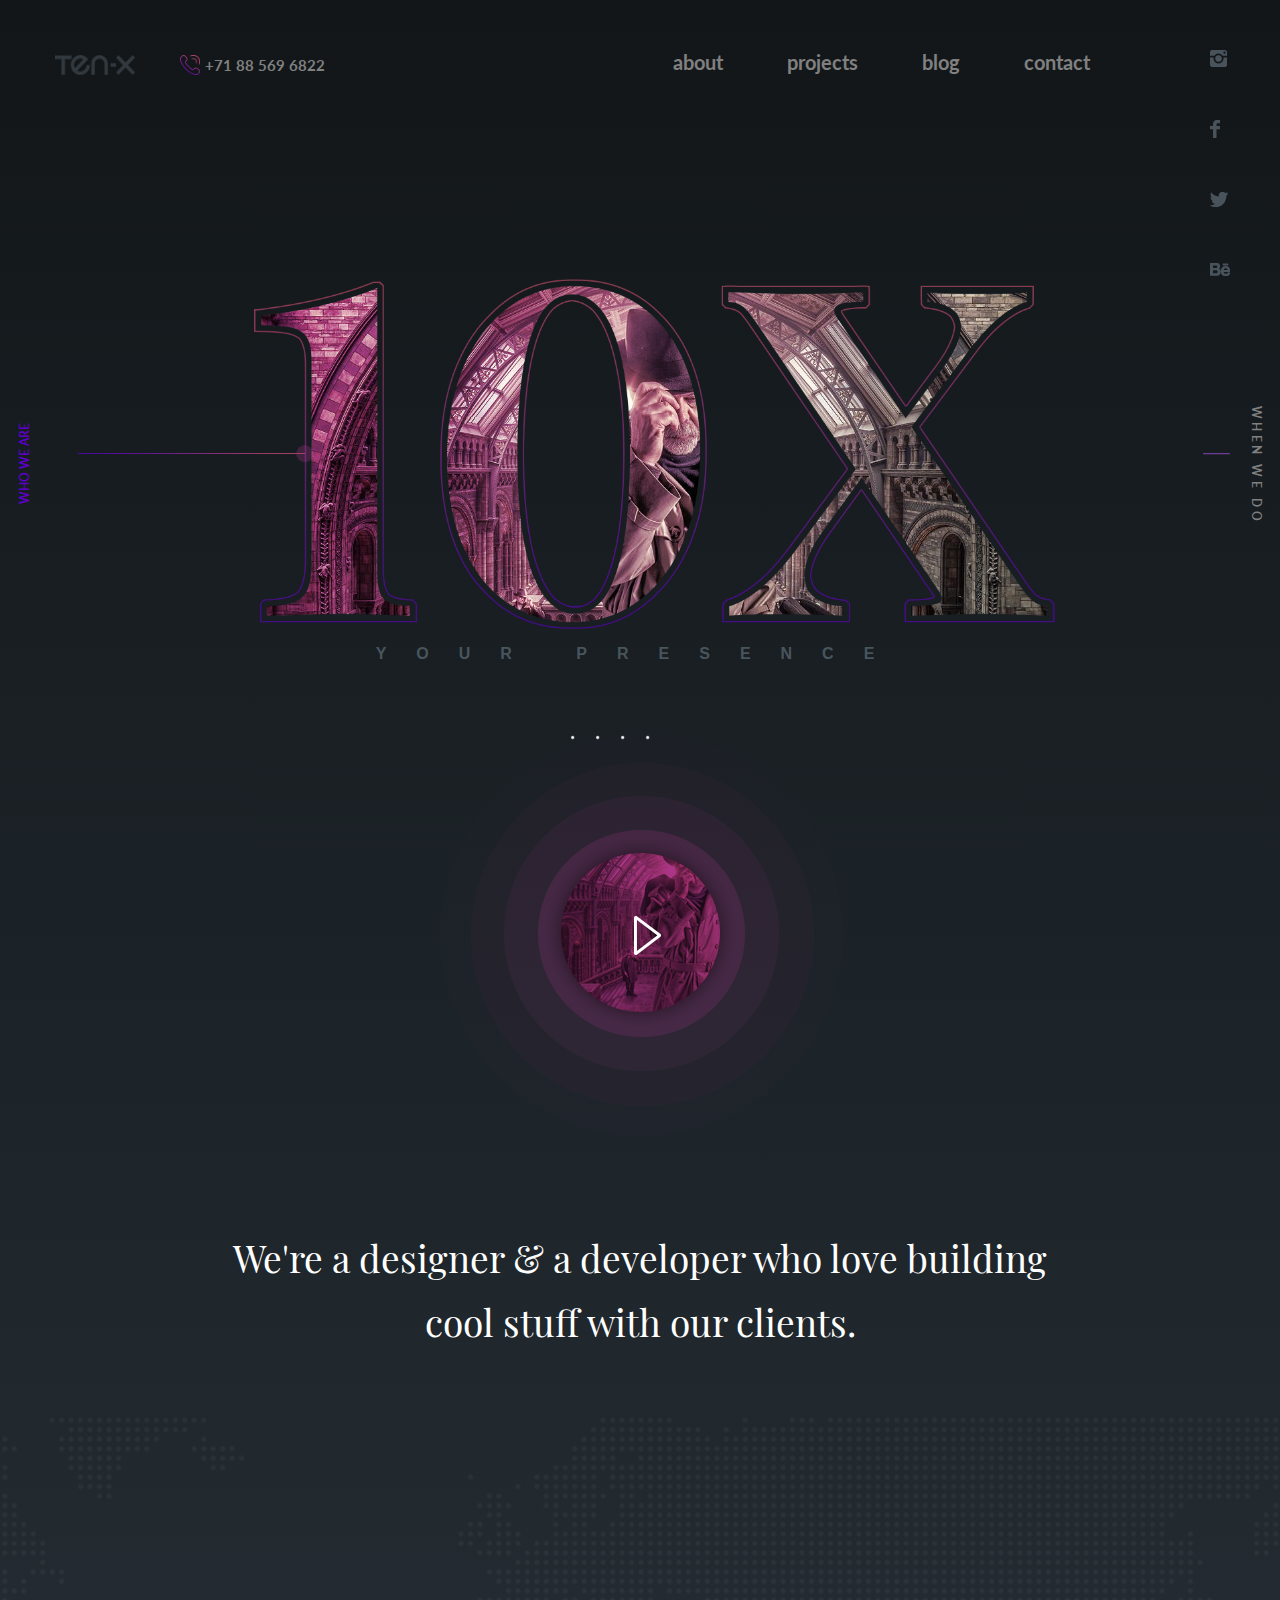
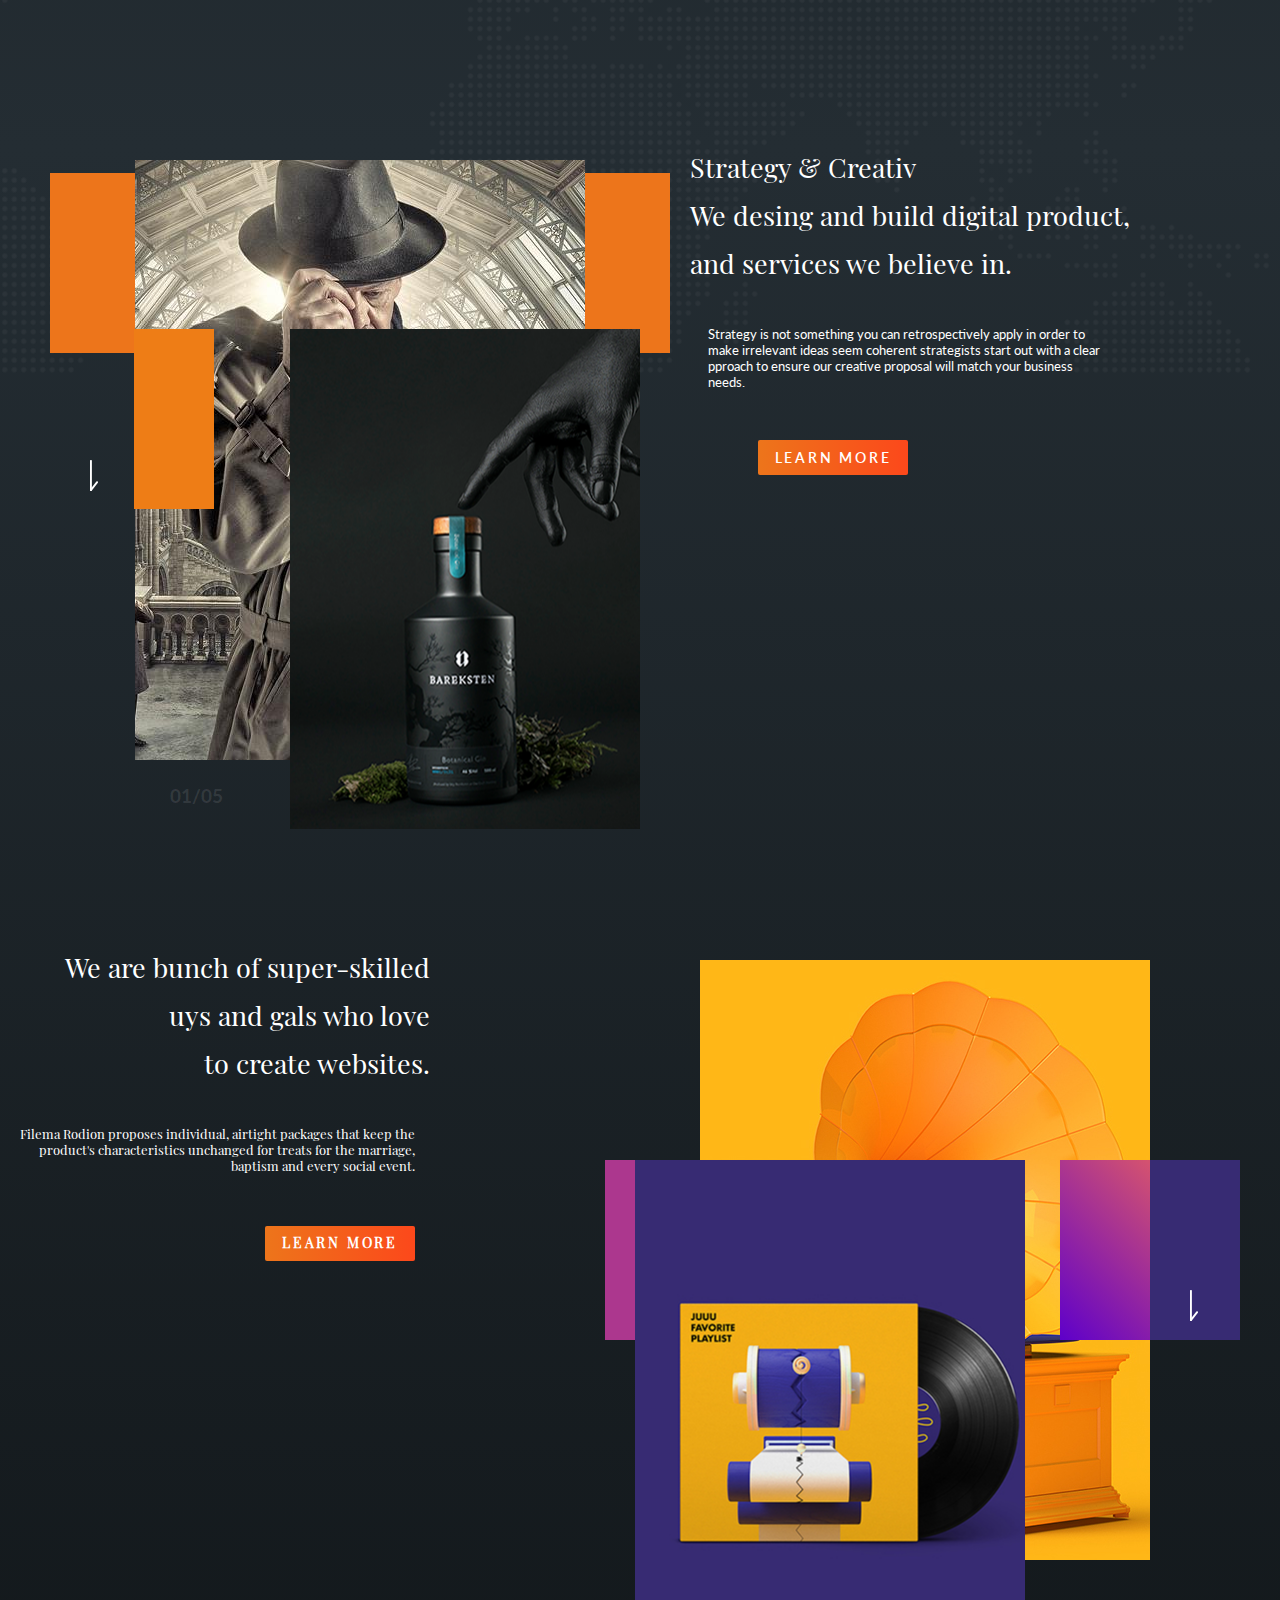
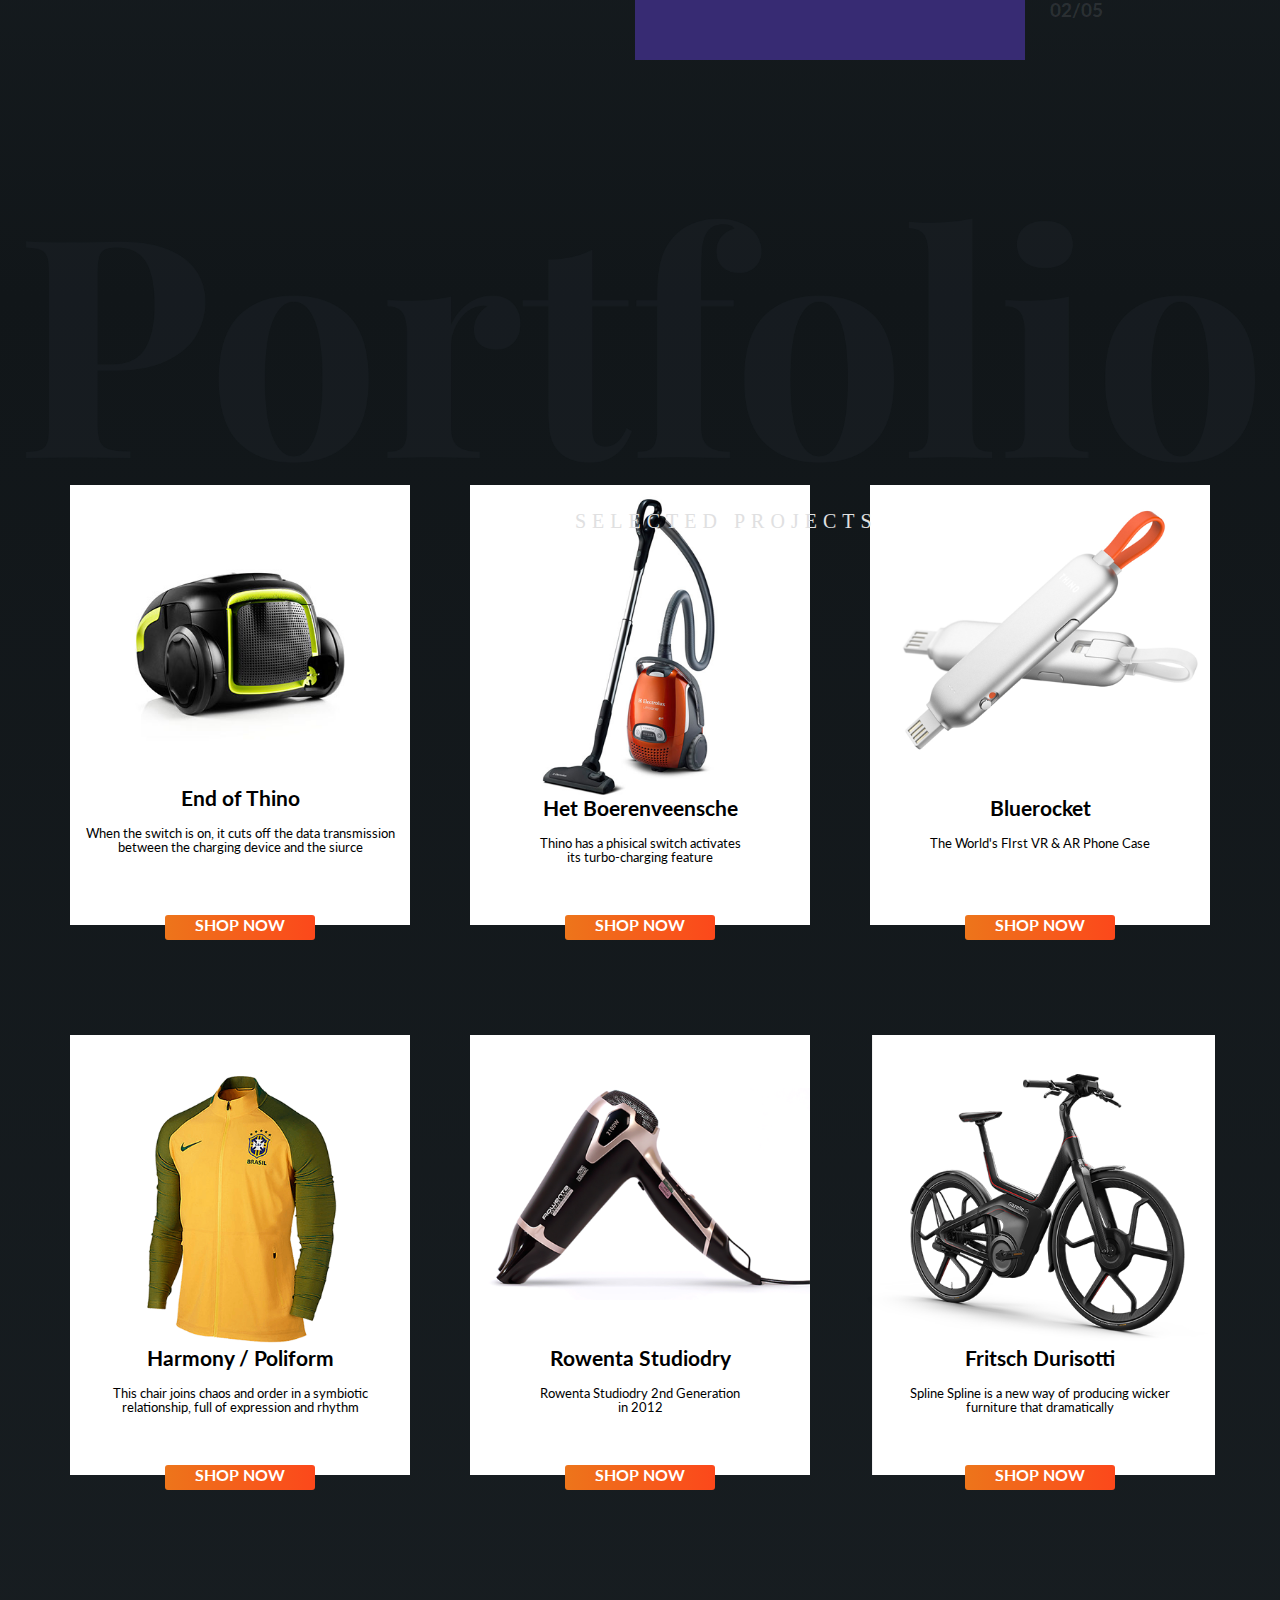
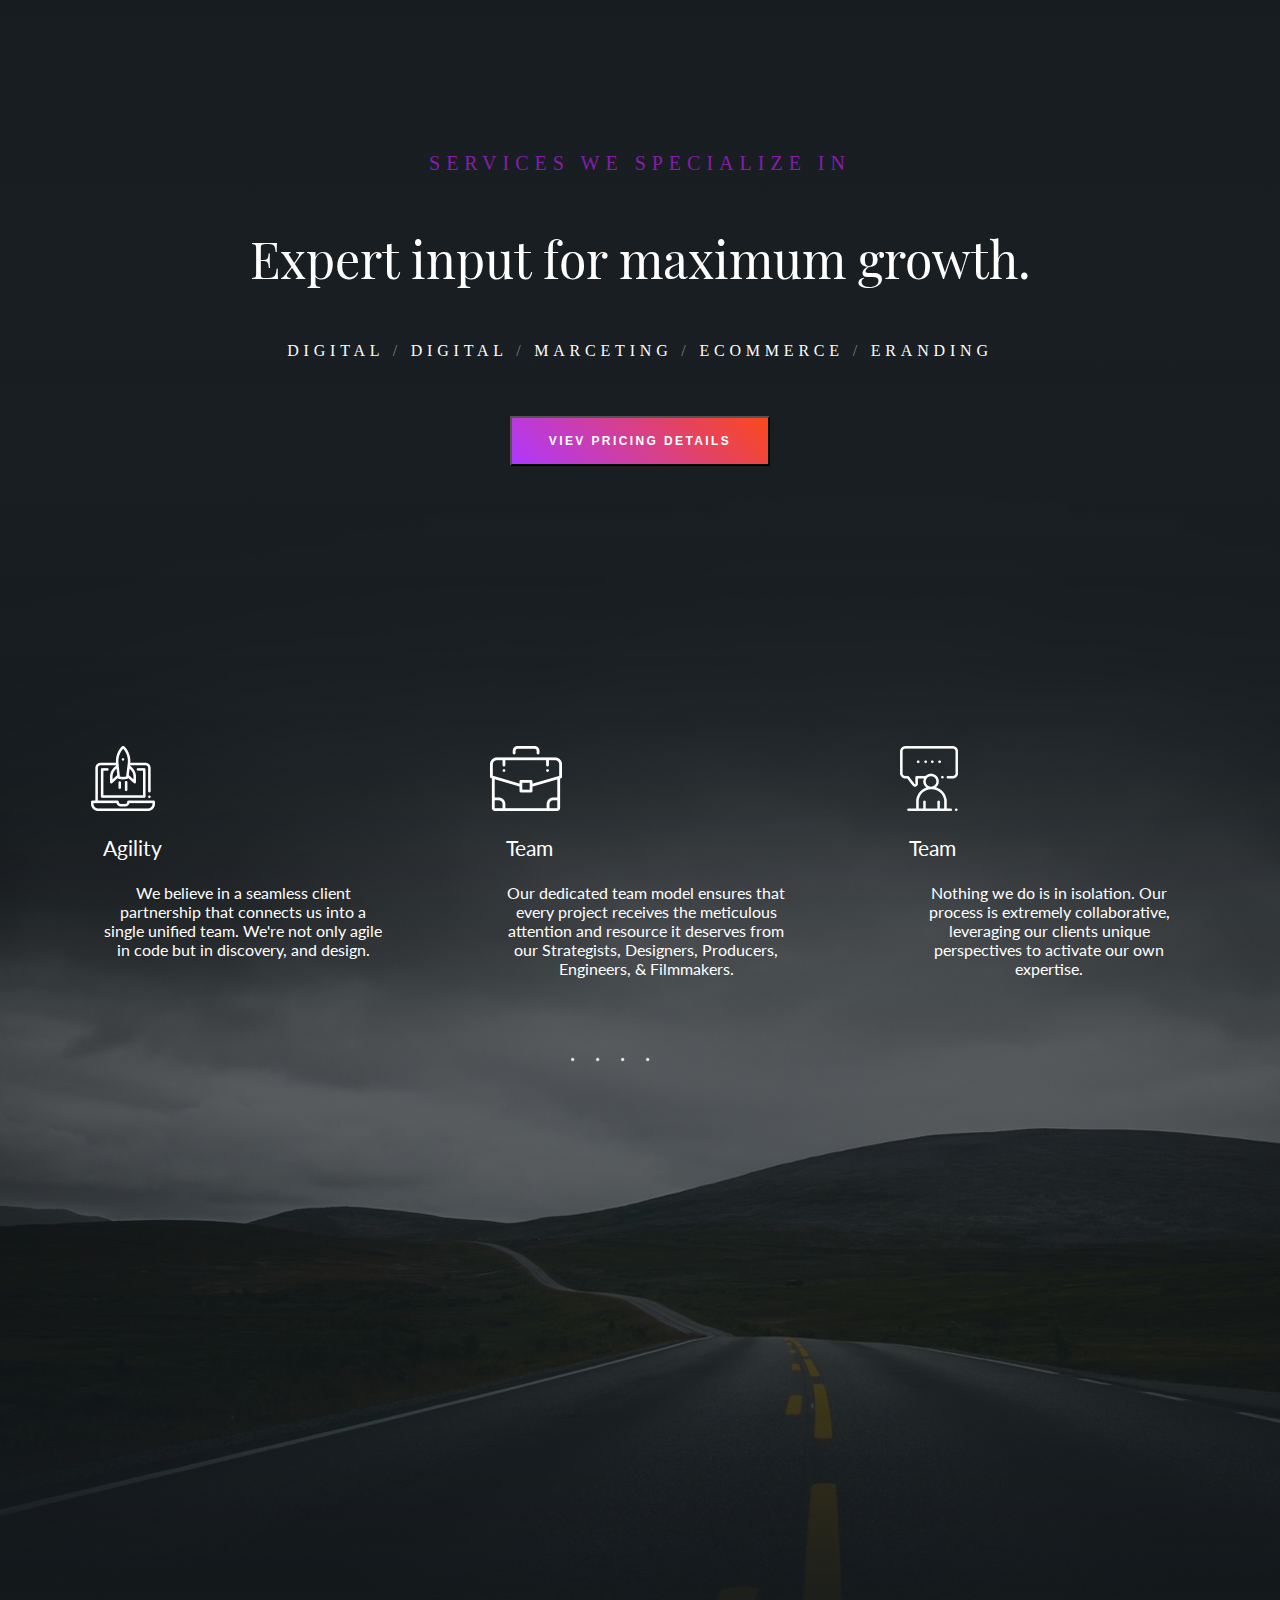
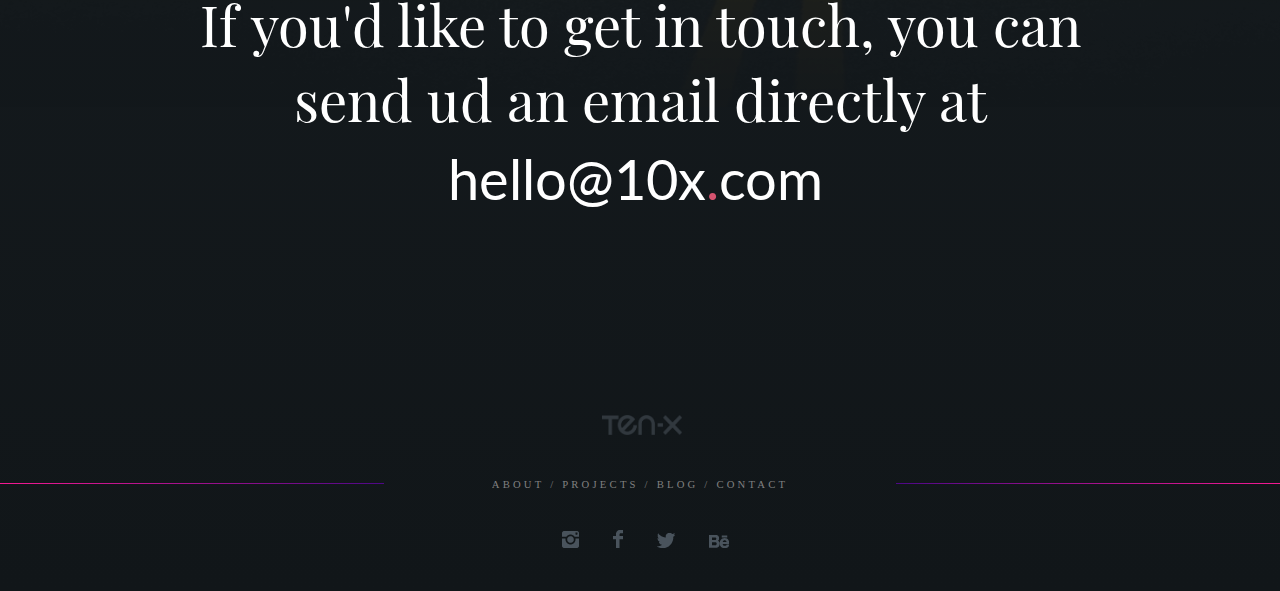
<file: final_work/index.html>
<!DOCTYPE html>
<html lang="en">
<head>
    <meta charset="UTF-8">
    <meta name="viewport" content="width=device-width, initial-scale=1.0">
    <title>final_work</title>
    <link rel="stylesheet" href="./css/style.css">
    <link rel="preconnect" href="https://fonts.gstatic.com">
    <link rel="preconnect" href="https://fonts.gstatic.com">
    <link href="https://fonts.googleapis.com/css2?family=Lato&family=Playfair+Display&display=swap" rel="stylesheet">
    <link rel="preconnect" href="https://fonts.gstatic.com">
<link href="https://fonts.googleapis.com/css2?family=Playfair+Display:ital,wght@1,500&display=swap" rel="stylesheet">
<link rel="stylesheet" href="https://cdnjs.cloudflare.com/ajax/libs/font-awesome/5.15.2/css/all.min.css" integrity="sha512-HK5fgLBL+xu6dm/Ii3z4xhlSUyZgTT9tuc/hSrtw6uzJOvgRr2a9jyxxT1ely+B+xFAmJKVSTbpM/CuL7qxO8w==" crossorigin="anonymous" />
<link href="https://fonts.googleapis.com/css2?family=Lato&family=Playfair+Display&display=swap" rel="stylesheet">
</head>

<body>
 

        <div class="header">
            <div class="container_header">
                <div class="header_logo">
                <img class="logo_logo" src="./img/img header/ten-x-logo-dark1.png">
                <img class="logo_tel" src="./img/img header/Vector Smart Object.png">
                <p class="tl"><span class="tel">+71 88 569 6822</span></p>
            </div>
        
                <ul class="menu">
                    <a class="menu_item" href="#">about</a>
                    <a class="menu_item" href="#">projects</a>
                    <a class="menu_item" href="#">blog</a>
                    <a class="menu_item" href="#">contact</a>
                </ul>
         
                <ul class="menu_icon">
                    <a class="menu-icon_item" href="#""><img class="img_menu_icon"src="./img/img header/instagram copy.png"></a>
                    <a class="menu-icon_item" href="#"><img class="img_menu_icon" src="./img/img header/facebook.png"></a>
                    <a class="menu-icon_item" href="#"><img class="img_menu_icon" src="./img/img header/twitter.png"></a>
                    <a class="menu-icon_item" href="#"><img class="img_menu_icon" src="./img/img header/behance.png"></a>
                </ul>
        </div>
    </div>
        <div class="hero">
            <div class="container_hero">

                <div class="img">
                    <h3 class="img_text--right">who we are</h3>
                    <img class="hero_img" src="./img/img hero/Ellipse 6 copy 3.png">
                    <h3 class="img_text--left">when we do</h3>
               </div>
                   <p class="img_text--bottom">YOUR PRESENCE</p>

                   <div class="slider">
                    <label class="slider_item"><img  class="slider_item--dot" src="img/dot.png"></label>
                    <label class="slider_item"><img class="slider_item--dot" src="img/dot.png"></label>
                    <label class="slider_item"><img class="slider_item--dot" src="img/dot.png"></label>
                    <label class="slider_item"><img class="slider_item--dot" src="img/dot.png"></label>
               </div>

                <div class="play_button">
                    <a href="~/SomePage">
                        <img draggable="false" class="class" src="./img/Vector Smart Object4.png" id="AI">
                    </a>
                    </div>
               
               <div class="hero_text">
                    <p class="hero_text--line">We're a designer & a developer who love building</p>
                    <p>cool stuff with our clients.</p>
               </div>

               <div class="signature">
                   <span class="signature_i"><i class="fas fa-joint"></i></span>
               </div>

           
        
        </div>
       
        </div>
        <br>
     <div class="main">
        <div class="container_main"> 
            <div class="block1">
         <div class="block_1--image_main">
            <div class="image_main_one"></div> 
            <div class="image_main_two"></div>  
            <div class="image_main_three"></div> 
            <div class="image_main_four"></div> 
            <img class="one" src="../final_work/img/Vector Smart Object5 copy.png">
            <h3 class="numbers">01/05</h3>
         </div>

         <div class="block_1-text">
             <div class="block_1--text">
               <p>Strategy & Creativ</p>
               <p>We desing and build digital product,</p>
               <p>and services we believe in.</p>
             </div>
           <br>
          <div class="block_1--text_mini">
            <p>Strategy is not something you can retrospectively apply in order to</p>
            <p>make irrelevant ideas seem coherent strategists start out with a clear</p>
            <p>pproach to ensure our creative proposal will match your business </p>
            <p>needs. </p>
          </div>
          <a class="button_block1"><span class="button_text">LEARN MORE</span></a>
        </div>
        

      
      </div>

      <div class="block2">
        <div class="block_2--text">
             <p>We are bunch of super-skilled</p>
             <p>uys and gals who love</p>
             <p>to create websites.</p>
        <br>
         <div class="block_2--text_mini">
             <p>Filema Rodion proposes individual, airtight packages that keep the</p>
             <p>product's characteristics unchanged for treats for the marriage,</p>
             <p>baptism and every social event.</p>
             <a class="button_block2"><span class="button_text">LEARN MORE</span></a>  
         </div>
        </div>
        <div class="block_2--image_main">
            <div class="image2_main_one"></div> 
            <div class="image2_main_two"></div>  
            <div class="image2_main_three"></div> 
            <div class="image2_main_four"></div> 
            <div class="image2_main_five"></div> 
            <img class="one2" src="../final_work/img/Vector Smart Object5 copy.png">
            <h3 class="numbers2">02/05</h3>
         </div>
       </div>
 
        </div>
         
     </div>
     <div class="shop">
        <div class="container_shop">          
          <p class="shop_article">SELECTED PROJECTS</p>
        </div>
        <div class="shop_img">
            <div class="shop_img-1">
                <img src="./img/Layer 3.png"  class="img-1">
                <p class="shop_img-1_name">End of Thino</p>
                
                <p class="shop_img-1_info">When the switch is on, it cuts off the data transmission</p>
                
                    <p class="shop_img-1_infos">between the charging device and the siurce</p>
                    <a class="shop_button-img1" href="#"><span class="shop_button-position">SHOP NOW</span></a>
             </div>

        <div class="shop_img-2">
            <img src="./img/Layer 4.png"  class="img-2">
            <p class="shop_img-2_name">Het Boerenveensche</p>
            <p class="shop_img-2_info">Thino has a phisical switch activates</p>
            <p class="shop_img-2_infos">its turbo-charging feature</p>
            <a class="shop_button-img2" href="#"><span class="shop_button-position">SHOP NOW</span></a>
         </div>

    <div class="shop_img-3">
        <img src="./img/Layer 5.png"  class="img-3">
        <p class="shop_img-3_name">Bluerocket</p>
        <p class="shop_img-3_info">The World's FIrst VR & AR Phone Case</p>
        <a class="shop_button-img3" href="#"><span class="shop_button-position">SHOP NOW</span></a>
    </div>

    <div class="shop_img-4">
        <img src="./img/cloth-2.png" alt="" class="img-4">
        <p class="shop_img-4_name">Harmony / Poliform</p>
        <p class="shop_img-4_info">This chair joins chaos and order in a symbiotic</p>
        <p class="shop_img-4_infos">relationship, full of expression and rhythm</p>
        <a class="shop_button-img4" href="#"><span class="shop_button-position">SHOP NOW</span></a>
    </div>

    <div class="shop_img-5">
        <img src="./img/Layer 7.png" alt="" class="img-5">
        <p class="shop_img-5_name">Rowenta Studiodry</p>
        <p class="shop_img-5_info">Rowenta Studiodry 2nd Generation</p>
            <p class="shop_img-2_infos">in 2012</p>
            <a class="shop_button-img5" href="#"><span class="shop_button-position">SHOP NOW</span></a>
        
    </div>

    <div class="shop_img-6">
        <img src="./img/design_reveal3.png"  class="img-6">
        <p class="shop_img-6_name">Fritsch Durisotti</p>
        <p class="shop_img-6_info">Spline Spline is a new way of producing wicker</p>
        <p class="shop_img-6_infos">furniture that dramatically </p>
        <a class="shop_button-img6" href="#"><span class="shop_button-position">SHOP NOW</span></a>
    </div>

     </div>
    </div>

    <div class="info">
        <div class="info_container">
          <form class="info_form"> 
              <p class="info_text-mini">SERVICES WE SPECIALIZE IN</p>
              <p class="info_text-big">Expert input for maximum growth.</p>
              <p class="info_text-nav">
                  <a>DIGITAL</a>
                  <span class="decoration">/</span>
                  <a>DIGITAL</a>
                  <span class="decoration">/</span>
                  <a>MARCETING</a>
                  <span class="decoration">/</span>
                  <a>ECOMMERCE</a>
                  <span class="decoration">/</span>
                  <a>ERANDING</a>
              </p>
              <button class="info_text-button">VIEV PRICING DETAILS</button>
            </form> 
            <div class="info_slides">
                <div class="info_slide-block1">
                    <img class="info_slide-img" src="img/Shape 1.png">
                    <p class="info_slide_text-article">Agility</p>
                    <p class="info_slide_text">We believe in a seamless client partnership that connects us into a single unified team. We're not only agile in code but in discovery, and design.</p>
                </div>
                <div class="info_slide-block1">
                    <img  class="info_slide-img" src="img/Shape 2.png">
                    <p class="info_slide_text-article">Team</p>
                    <p class="info_slide_text">Our dedicated team model ensures that every project receives the meticulous attention and resource it deserves from our Strategists, Designers, Producers, Engineers, & Filmmakers.</p>

                </div>
                <div class="info_slide-block1">
                    <img class="info_slide-img"  src="img/chat.png">
                    <p class="info_slide_text-article">Team</p>
                    <p class="info_slide_text">Nothing we do is in isolation. Our process is extremely collaborative, leveraging our clients unique perspectives to activate our own expertise.
                    </p>
                </div>

                <div class="info_slider">
                    <label class="slider_item"><img  class="slider_item--dot" src="img/dot.png"></label>
                    <label class="slider_item"><img class="slider_item--dot" src="img/dot.png"></label>
                    <label class="slider_item"><img class="slider_item--dot" src="img/dot.png"></label>
                    <label class="slider_item"><img class="slider_item--dot" src="img/dot.png"></label>
                </div>
              
            </div>
            <div class="info">
                <p class="info_txt">If you'd like to get in touch,
                 you can send ud an email directly at</p>
                 <a class="info_mail" href="#">hello@10x<span class="mail_dot">.</span>com</a>
             </div>
        </div>
      
    </div>

   <div class="footer">
       <div class="footer-line-left"></div>
       <div class="footer_block">
           <img class="footer_block-logo" src="./img/img header/ten-x-logo-dark1.png">
           <p class="footer_text-nav">
            <a> ABOUT </a>
            <span class="decoration">/</span>
            <a> PROJECTS </a>
            <span class="decoration">/</span>
            <a> BLOG </a>
            <span class="decoration">/</span>
            <a> CONTACT </a>    
        </p>
        <div class="footer_menu">
            <ul class="footer_menu_icon">
                <a class="footer_menu-icon_item" href="#""><img class="img_menu_icon"src="./img/img header/instagram copy.png"></a>
                <a class="footer_menu-icon_item" href="#"><img class="img_menu_icon" src="./img/img header/facebook.png"></a>
                <a class="footer_menu-icon_item" href="#"><img class="img_menu_icon" src="./img/img header/twitter.png"></a>
                <a class="footer_menu-icon_item" href="#"><img class="img_menu_icon" src="./img/img header/behance.png"></a>
            </ul>
        </div>
        
       </div>
       <div class="footer-line-right"></div>
   </div> 


   

</body>
</html>
</file>
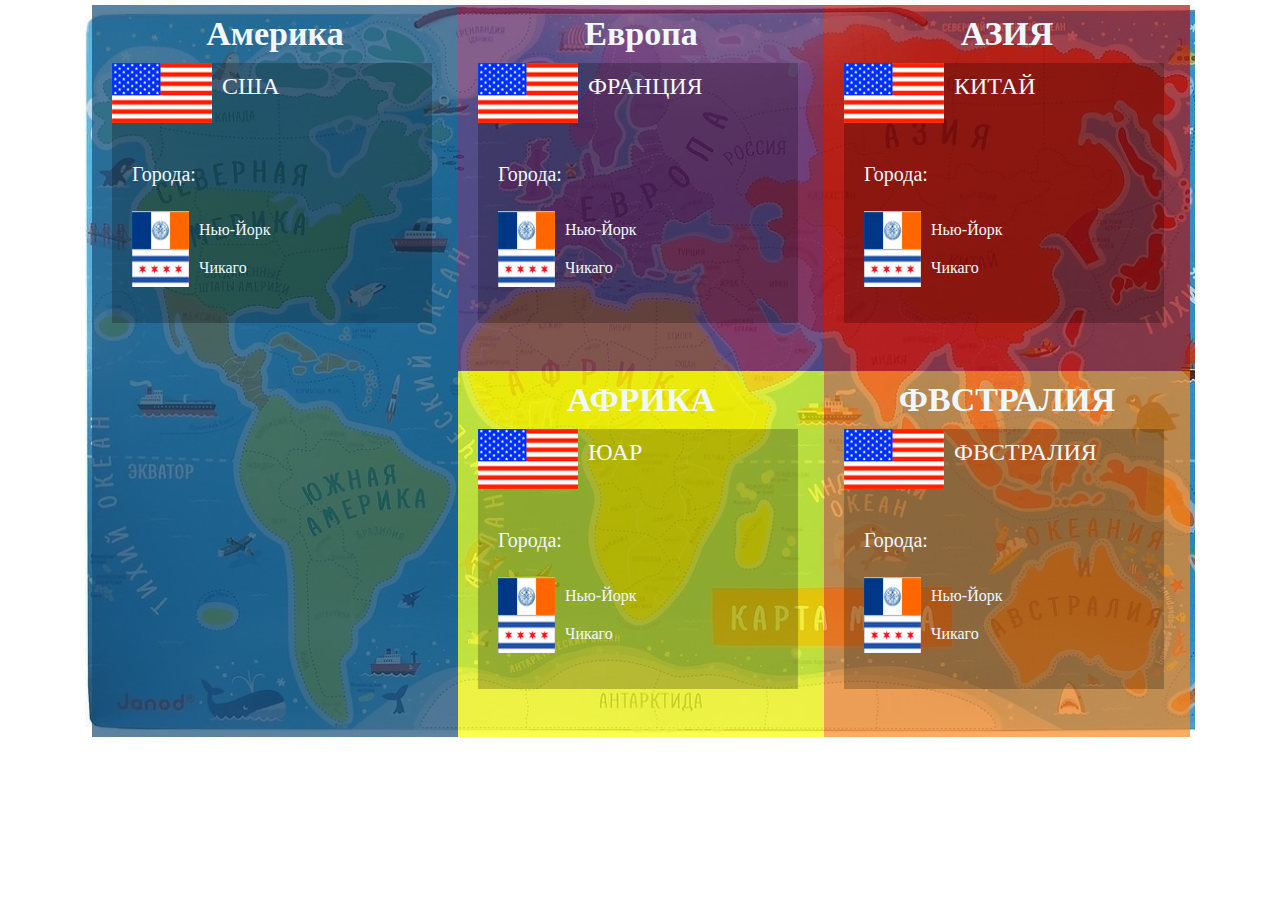
<file: lesson4/index.html>
<!DOCTYPE html>
<html lang="en">
<head>
    <meta charset="UTF-8">
    <meta http-equiv="X-UA-Compatible" content="IE=edge">
    <meta name="viewport" content="width=device-width, initial-scale=1.0">
    <link rel="stylesheet" href="./css/style.css">
    <title>Homwork_4-Ermatovvvs</title>
</head>
<body>
    <div class="conteiner">
    <div class="block">
        <div class="block__continent usa">
            <P class="heading">Америка</P>
            <div class="block__continent--name">
                <div class="block__continent--names" >
                    <img class="flag" src="./img/flag.jpg"> 
                    <p class="subtitle">США</p>
                </div>
                <p class="city">Города:</p>
                <div class="block__city">
                    <img class="flag__city" src="./img/flag_sity.jpg"> 
                    <p class="city__name">Нью-Йорк</p>
                    <img class="flag__city" src="./img/flag_sity2.jpg">
                    <p class="city__name">Чикаго</p>
                </div>           
            </div>  
        </div>


        <div class="block__continent europe">
            <p class="heading">Европа</p>
            <div class="block__continent--name" >
                <div class="block__continent--names" >
                  <img class="flag" src="./img/flag.jpg"> 
                  <p class="subtitle">ФРАНЦИЯ</p>
                </div> 
                <p class="city">Города:</p>
                <div class="block__city">
                    <img class="flag__city" src="./img/flag_sity.jpg"> 
                    <p class="city__name">Нью-Йорк</p>
                    <img class="flag__city" src="./img/flag_sity2.jpg">
                    <p class="city__name">Чикаго</p>
                </div>
            </div>
            
            
        </div>
         <div class="block__continent asia">
            <p class="heading">АЗИЯ</p>
            <div class="block__continent--name" >
                <div class="block__continent--names" >
                  <img class="flag" src="./img/flag.jpg"> 
                  <p class="subtitle">КИТАЙ</p>
                </div> 
                <p class="city">Города:</p>
                <div class="block__city">
                    <img class="flag__city" src="./img/flag_sity.jpg"> 
                    <p class="city__name">Нью-Йорк</p>
                    <img class="flag__city" src="./img/flag_sity2.jpg">
                    <p class="city__name">Чикаго</p>
                </div>
            </div>
            
            
        </div>
        <div class="block__continent usa"></div>  
        <div class="block__continent africa">
            <p class="heading">АФРИКА</p>
            <div class="block__continent--name" >
                <div class="block__continent--names" >
                  <img class="flag" src="./img/flag.jpg"> 
                  <p class="subtitle">ЮАР</p>
                </div> 
                <p class="city">Города:</p>
                <div class="block__city">
                    <img class="flag__city" src="./img/flag_sity.jpg"> 
                    <p class="city__name">Нью-Йорк</p>
                    <img class="flag__city" src="./img/flag_sity2.jpg">
                    <p class="city__name">Чикаго</p>
                </div>
            </div>
            
            
        </div>
        <div class="block__continent avstralia">
            <p class="heading">ФВСТРАЛИЯ</p>
            <div class="block__continent--name" >
                <div class="block__continent--names" >
                  <img class="flag" src="./img/flag.jpg"> 
                  <p class="subtitle">ФВСТРАЛИЯ</p>
                </div> 
                <p class="city">Города:</p>
                <div class="block__city">
                    <img class="flag__city" src="./img/flag_sity.jpg"> 
                    <p class="city__name">Нью-Йорк</p>
                    <img class="flag__city" src="./img/flag_sity2.jpg">
                    <p class="city__name">Чикаго</p>
                </div>
            </div>
            
            
        </div>
    </div>
</div>

    
</body>
</html>
</file>
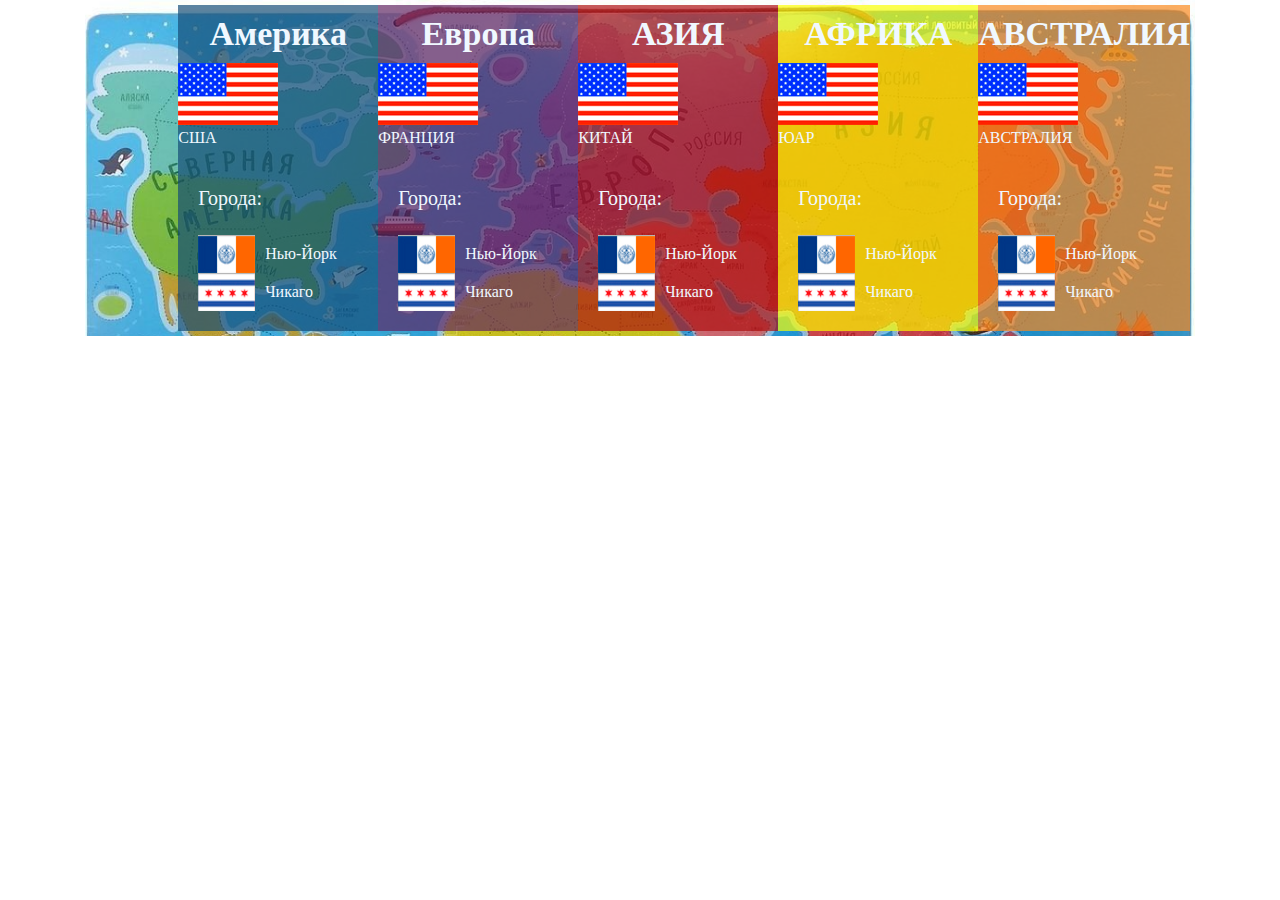
<file: lesson5/index.html>
<!DOCTYPE html>
<html lang="en">
<head>
    <meta charset="UTF-8">
    <meta http-equiv="X-UA-Compatible" content="IE=edge">
    <meta name="viewport" content="width=device-width, initial-scale=1.0">
    <link rel="stylesheet" href="./css/style.css">
    <title>Homwork_5-Ermatovvvs</title>
</head>
<body>
    <div class="conteiner">
    <div class="block">
        <div class="block__continent usa">
            <P class="heading">Америка</P>
            <div class="block__continent--name">
                <div class="block__continent--names" >
                    <img class="flag" src="./img/flag.jpg"> 
                    <p class="subtitle">США</p>
                </div>
                <p class="city">Города:</p>
                <div class="block__city">
                    <img class="flag__city" src="./img/flag_sity.jpg"> 
                    <p class="city__name">Нью-Йорк</p>
                    <img class="flag__city" src="./img/flag_sity2.jpg">
                    <p class="city__name">Чикаго</p>
                </div>           
            </div>  
        </div>


        <div class="block__continent europe">
            <p class="heading">Европа</p>
            <div class="block__continent--name" >
                <div class="block__continent--names" >
                  <img class="flag" src="./img/flag.jpg"> 
                  <p class="subtitle">ФРАНЦИЯ</p>
                </div> 
                <p class="city">Города:</p>
                <div class="block__city">
                    <img class="flag__city" src="./img/flag_sity.jpg"> 
                    <p class="city__name">Нью-Йорк</p>
                    <img class="flag__city" src="./img/flag_sity2.jpg">
                    <p class="city__name">Чикаго</p>
                </div>
            </div>
            
            
        </div>
         <div class="block__continent asia">
            <p class="heading">АЗИЯ</p>
            <div class="block__continent--name" >
                <div class="block__continent--names" >
                  <img class="flag" src="./img/flag.jpg"> 
                  <p class="subtitle">КИТАЙ</p>
                </div> 
                <p class="city">Города:</p>
                <div class="block__city">
                    <img class="flag__city" src="./img/flag_sity.jpg"> 
                    <p class="city__name">Нью-Йорк</p>
                    <img class="flag__city" src="./img/flag_sity2.jpg">
                    <p class="city__name">Чикаго</p>
                </div>
            </div>
            
            
        </div>
        <div class="block__continent usa"></div>  
        <div class="block__continent africa">
            <p class="heading">АФРИКА</p>
            <div class="block__continent--name" >
                <div class="block__continent--names" >
                  <img class="flag" src="./img/flag.jpg"> 
                  <p class="subtitle">ЮАР</p>
                </div> 
                <p class="city">Города:</p>
                <div class="block__city">
                    <img class="flag__city" src="./img/flag_sity.jpg"> 
                    <p class="city__name">Нью-Йорк</p>
                    <img class="flag__city" src="./img/flag_sity2.jpg">
                    <p class="city__name">Чикаго</p>
                </div>
            </div>
            
            
        </div>
        <div class="block__continent avstralia">
            <p class="heading">AВСТРАЛИЯ</p>
            <div class="block__continent--name" >
                <div class="block__continent--names" >
                  <img class="flag" src="./img/flag.jpg"> 
                  <p class="subtitle">AВСТРАЛИЯ</p>
                </div> 
                <p class="city">Города:</p>
                <div class="block__city">
                    <img class="flag__city" src="./img/flag_sity.jpg"> 
                    <p class="city__name">Нью-Йорк</p>
                    <img class="flag__city" src="./img/flag_sity2.jpg">
                    <p class="city__name">Чикаго</p>
                </div>
            </div>
            
            
        </div>
    </div>
</div>

    
</body>
</html>
</file>
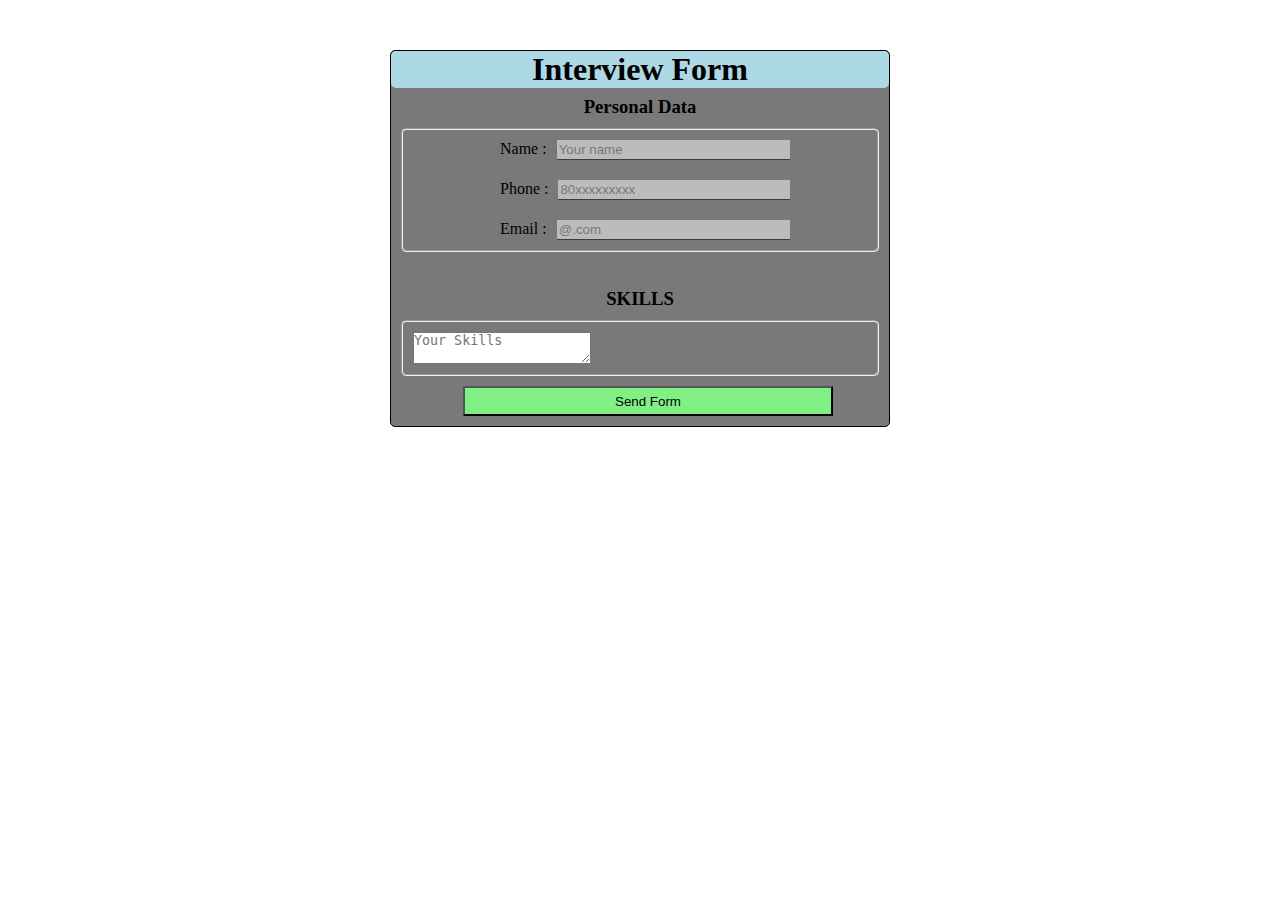
<file: lesson7/index.html>
<!DOCTYPE html>
<html lang="en">
<head>
    <meta charset="UTF-8">
    <meta name="viewport" content="width=device-width, initial-scale=1.0">
    <title>homework</title>
    <link rel="stylesheet" href="./css/style.css">
</head>
 <body>
     <div class="container">
         <h1 class="heading">Interview Form</h1>
         <h3>Personal Data</h3>
         <fieldset class="container_label"> 
     <form action="#" method="POST">
        <label>
           <span class="name">Name :</span>
            <input type="text" placeholder="Your name"> 
        </label>
        <label>
            <span class="name">Phone :</span>
            <input type="number" placeholder="80xxxxxxxxx"> 
        </label>
        <label>
            <span class="name">Email :</span>
            <input type="email" placeholder="@.com"> 
        </label>
    </fieldset>
    <br>
    <h3>SKILLS</h3>
    <fieldset class="container_label">
        <label>
           <textarea placeholder="Your Skills"></textarea>
    </fieldset> 
       </label>
      <div class="container_label">
        <button type="submit">Send Form</button>
      </div>
     </form>
    </div>

 </body>
</html>
</file>
<file: final_work/css/style.css>
body{
    font-family: 'Lato', sans-serif;
    background: linear-gradient(
        180deg
        , #121619, #242d33, #111619, #191f23, #111619);
    margin: 0;
    max-width: 1920px;
}

*{
    box-sizing: border-box;
}

a:hover{
    color: #a53689;
    border-radius: 3px;
    border: none;
}


/*header*/
.container_header{
   width: 100%;
    max-width: 1920px;
    margin: 0 auto;
    justify-content: space-between;
    display: flex;
    
}

.header{
    display: flex;

}

.header_logo{
    display: flex;
    width: 50%;
}

.logo_logo{
    width: 80px;
    height: 20px;
    margin: 55px;
}

.tl{
    margin-top: 55px;
}

.tel{
   color: gray;
   margin-left: -50px;
   font-size: 15px;
   font-weight: bolder;
   
}

.logo_tel{
    margin: 55px;
    margin-left: -10px;
    width: 20px;
    height: 20px;
   
}

.menu{
   
    width: 50%;
    text-align: right;  
    margin-top: 50px; 
    margin-left: -40px;
    font-family: 'Lato', sans-serif;
    font-weight: bolder;

}

.menu_item{
    margin: 0 30px;
    color: gray;
    text-decoration: none;
    font-size: 20px;
    
}

.menu_icon{
    margin: 0 50px;
}

.menu-icon_item{
display: block;
margin-top: 50px;
z-index: 1000;
cursor: pointer;

}

.img_menu_icon:hover{
    transform: scale(1.2);
    color:blueviolet;
}

/*hero*/

.container_hero{
    width: 100%;
    max-width: 1920px;
    margin: 0 auto;
}

.img{
    display: flex;
}

.img_text--left{
    text-transform: uppercase;
    font-size: 12px;
    transform: rotate(90deg);
    color: gray;
    position: absolute;
    right: -40px;
    top: 450px;
    letter-spacing: .3em; 
    width: 10%;  

}



.img_text--right{
    position:absolute;
    width:10%;
    left:-40px;
    transform: rotate(-90deg);
    color:#5e00ca;
    top:420px;
    text-transform: uppercase;
    font-size: 12px;
}

.img_text--bottom{
    color: #48555d;
    font-family: 'PlayfairDisplay', sans-serif;
    font-weight: 600;
    text-align: center;
    letter-spacing: 30px;
}

.hero_img{
    width: 90%;
  display: block;
  margin-left: auto;
  margin-right: 50px;
  
}

.slider_item{
    color:gray;
}


.slider_item:hover{
    border-radius: 50%;
    color:orange;
}

.slider{
    position: absolute;
    display: flex;
    width: 160px;
    height: 30px;
    top: 740px;
    left: 50%;
    transform: translate(-50%, -50%); 
}

.slider_item--dot{
    height: 5px;
    width: 5px;
    cursor: pointer;
    background-repeat: no-repeat;
    background-position: center;
    background-size: 40%;
    border-radius: 10px;
    margin: 10px;
    transition: all .1s ease;
}
.slider_item--dot:focus{
    border-radius: 50%;
    color:orange; 
}
.play_button{
    margin-left:440px;
    margin-top: 70px;
}

.hero_text{
    color: #ffffff;
    font-family: 'Playfair Display-Regular';
    src: url("../fonts/PlayfairDisplay-Regular.ttf") format("truetype"); 
font-style: normal; 
font-weight: normal;
    text-align: center;
    font-size: 28pt;
    margin: 50px;
    padding-top: 30px;
}

.hero_text--line{
    line-height: 10%;
}

.signature{
    margin-left: 500px;
}

.hero_text:hover{
    color:hotpink;
}

i{
  font-size: 140px;
  color:aliceblue;
}

i:hover{
   color:hotpink;
   
}

/*main*/

.main{
    width: 100%;
    max-width: 1920px;
    height: 2000px;
    margin: 0 auto;
}
   

.conteiner_main{
   display: flex;
    height: 100%;
    max-width: 1920px;
    margin: 0 auto;
}

.block_1--image_main{
    height: 500px;
    width: 1920px;
    margin-top: 60px;  
  
}  
.image_main_one{
    width: 620px;
    margin-left: 50px;
    margin-top: 298px;
    height: 180px;
    background-color:#ed751b;
    position:absolute;

}
.image_main_two{
    width: 450px;
    height: 600px;
    background-image: url(../img/Layer\ 11.png);
    position: absolute;
    left: 135px;
    top: 1760px;
}

.image_main_three{
    width: 350px;
    height: 500px;
    background: url(../img/Rectangle\ 19\ copy.png) center no-repeat;
    
    position: absolute;
    left: 290px;
    top: 1929px; 
}

.image_main_four{
    height: 180px;
    width: 80px;
    background-color:  #ee7d16;
    position:absolute;
    left: 134px;
    top: 1929px;
}

.one{
    position:absolute;
    left: 90px;
    top: 2060px;
}

.numbers{
    color:rgba(255, 255, 255, 0.1);
    position: absolute;
    top: 2366px;
    left: 170px;
}
 .block1{
     display: flex;
     background: url(../img/dotted+map+dark+blue.png) center no-repeat;
 }
.block_1--text{
    color:#ffffff;
    font-size: 20pt;
    line-height: 80%;
    margin-right: 50px;
    position:absolute;
    right: 100px;
    top:1730px;
    font-family: 'Playfair Display-Regular';
    src: url("../fonts/PlayfairDisplay-Regular.ttf") format("truetype"); 
font-style: normal; 
font-weight: normal;

}

.block_1--text_mini{
    color:#ffffff; 
    font-size: 10pt;
    line-height: 20%;
    position: absolute;
    right: 180px;
    top:1920px;

}

.button_block1{
    width: 150px;
    height: 35px;
    display: -webkit-box;
    display: -ms-flexbox;
    display: flex;
    margin-top: 90px;
    -webkit-box-pack: center;
    -ms-flex-pack: center;
    justify-content: center;
    -webkit-box-align: center;
    -ms-flex-align: center;
    align-items: center;
    text-decoration: none;
    text-transform: uppercase;
    font-size: 14px;
    font-weight: bolder;
    border-radius: 2px;
    color: white;
    letter-spacing: .2em;
    background: -webkit-gradient(linear, right top, left top, from(#fc481b), to(#ed751b));
    background: linear-gradient(
-90deg
, #fc481b, #ed751b);
position: absolute;
left: 758px;
top:1950px
}

.button_text{
    text-align: 10pt;
    font-weight: 600;
}

.block_2--text{
    color:#ffffff;
    font-size: 20pt;
    line-height: 80%;
    margin-right: 50px;
    position:absolute;
    right: 800px;
    top:2530px;
    font-family: 'Playfair Display-Regular';
    src: url("../fonts/PlayfairDisplay-Regular.ttf") format("truetype"); 
font-style: normal; 
font-weight: normal;
text-align: right;
}

.block_2--text_mini{
    color:#ffffff; 
    font-size: 10pt;
    line-height: 20%;
    position: absolute;
    left: -150px;
    top:190px;
    width: 500px;
}

.button_block2{
    width: 150px;
    height: 35px;
    display: flex;
    margin-top: 90px;
    justify-content: center;
    align-items: center;
    text-decoration: none;
    text-transform: uppercase;
    font-size: 14px;
    font-weight: bolder;
    border-radius: 2px;
    color: white;
    letter-spacing: .2em;
    background: -webkit-gradient(linear, right top, left top, from(#fc481b), to(#ed751b));
    background: linear-gradient(
-90deg
, #fc481b, #ed751b);
position: absolute;
left: 350px;
bottom: -80px;
}



.image2_main_one{
    display: block;
    position: absolute;
    left:700px;
    top: 2560px;
    width: 450px;
    height: 600px;
    background: url(../img/Rectangle\ 21.png) center no-repeat;
}

.image2_main_two{
    position: absolute;
    left: 635px;
    top: 2760px;
    width: 390px;
    height: 500px;
    background: url(../img/Rectangle\ 20\ copy.png) center no-repeat;
}

.image2_main_three{
    width:30px;
    height: 180px;
    background:#ac378e;
    position: absolute;
    top: 2760px;
    left: 605px;
}

.image2_main_four{
    width:90px;
    height: 180px;
    background:linear-gradient(
        45deg
        , #5e00ca, #d5536f);
    position: absolute;
    top: 2760px;
    left: 1060px;
}

.image2_main_five{
    width:90px;
    height: 180px;
    background:#372b73;
    position: absolute;
    top: 2760px;
    left: 1150px;
}

.numbers2{
    color:rgba(255, 255, 255, 0.1);
    position: absolute;
    top: 3180px;
    left: 1050px;  
}

.one2{
    position:absolute;
    left: 1190px;
    top: 2890px; 
}

/*shop*/

.container_shop{
    padding-top: 270px;
    max-width: 1920px;
    margin: auto;
    background-image: url(../img/Portfolio.png);
    background-repeat: no-repeat;
    background-size: 96%;
    background-position: center 10%;
}

.shop_article{
    color: #e0e0e1;
    font-family: 'Playfair Display-Bold';
    src: url("../fonts/PlayfairDisplay-Bold.ttf") format("truetype");
    font-size: 20px;
    text-align: center;
    text-transform: uppercase;
    letter-spacing: .3em;
    margin: 10px auto 100px;
    position: absolute;
    left: 575px;
    top: 3700px;
}

.shop_img{
    display: flex; 
    flex-wrap: wrap;
    justify-content: space-between;
    max-width: 1920px;
    
    
}

.shop_img-1{
    width: 380px;
    height: 480px;
    display: flex;
    flex-direction: column;
    align-items: center;
    margin-left: 50px;
    box-sizing: border-box;
   
}

   
  

.img-1{
   
    width: 340px;
    height: 440px;
}

.img-1:hover{
    border:#871dab solid 6px; 
}

.shop_img-1_name{
    position: absolute;
    margin-top: 300px;
    font-size: 16pt;
    font-weight: bolder; 
}

.shop_img-1_info{
position: absolute;
margin-top: 340px;
font-size: 10pt;

}

.shop_img-1_infos{
    position: absolute;
    margin-top: 350px;
    font-size: 10pt; 
    line-height: 25px;
    
}

.shop_button-img1{
    width: 150px;
    height: 25px;
    background: linear-gradient(
        -90deg
        , #fc481b, #ed751b);
    color:white;
    text-decoration: none;
    text-align: center;
    position: relative;
    bottom: 10px;
    border-radius: 3px;
}

.shop_button-position{
    font-weight: bold;
}

.shop_img-2{
    width: 380px;
    height: 480px;
    display: flex;
    flex-direction: column;
    align-items: center;
    box-sizing: border-box;
    
  }
.img-2{
    width: 340px;
    height: 440px;
    }
    
.shop_img-2_name{
    position: absolute;
    margin-top: 310px;
    font-size: 16pt;
    font-weight: bolder; 
}

.shop_img-2_info{
    position: absolute;
    margin-top: 350px;
    font-size: 10pt;
 
    }


.shop_img-2_infos{
        position: absolute;
        margin-top: 360px;
        font-size: 10pt; 
        line-height: 25px;
  
    }
.shop_button-img2{
        width: 150px;
        height: 25px;
        background: linear-gradient(
            -90deg
            , #fc481b, #ed751b);
        color:white;
        text-decoration: none;
        text-align: center;
        position: relative;
        bottom: 10px;
        border-radius: 3px;   
} 

.img-2:hover{
    border:#871dab solid 6px; 
}

.shop_img-3{
    width: 380px;
    height: 480px;
    display: flex;
    flex-direction: column;
    align-items: center;
    margin-right: 50px;
    box-sizing: border-box;
    
  }
.img-3{
    width: 340px;
    height: 440px;
    }
    
.shop_img-3_name{
    position: absolute;
    margin-top: 310px;
    font-size: 16pt;
    font-weight: bolder; 
}

.shop_img-3_info{
    position: absolute;
    margin-top: 350px;
    font-size: 10pt;
    }

.shop_button-img3{
        width: 150px;
        height: 25px;
        background: linear-gradient(
            -90deg
            , #fc481b, #ed751b);
        color:white;
        text-decoration: none;
        text-align: center;
        position: relative;
        bottom: 10px;
        border-radius: 3px;   
} 

.img-3:hover{
    border:#871dab solid 6px; 
}
    

.shop_img-4{
    width: 380px;
    height: 480px;
    display: flex;
    flex-direction: column;
    align-items: center;
    margin-left: 50px;
    margin-top: 70px;
    box-sizing: border-box;
    
  }
.img-4{
    width: 340px;
    height: 440px;
    }
    
.shop_img-4_name{
    position: absolute;
    margin-top: 310px;
    font-size: 16pt;
    font-weight: bolder; 
}

.shop_img-4_info{
    position: absolute;
    margin-top: 350px;
    font-size: 10pt;
    }
.shop_img-4_infos{
        position: absolute;
        margin-top: 360px;
        font-size: 10pt; 
        line-height: 25px;
  
}

.shop_button-img4{
        width: 150px;
        height: 25px;
        background: linear-gradient(
            -90deg
            , #fc481b, #ed751b);
        color:white;
        text-decoration: none;
        text-align: center;
        position: relative;
        bottom: 10px;
        border-radius: 3px;   
} 

.img-4:hover{
    border:#871dab solid 6px; 
}

.shop_img-5{
    width: 380px;
    height: 480px;
    display: flex;
    flex-direction: column;
    align-items: center;
    margin-top: 70px;
    box-sizing: border-box;
    
  }
.img-5{
    width: 340px;
    height: 440px;
    }
    
.shop_img-5_name{
    position: absolute;
    margin-top: 310px;
    font-size: 16pt;
    font-weight: bolder; 
}

.shop_img-5_info{
    position: absolute;
    margin-top: 350px;
    font-size: 10pt;
    }

.shop_button-img5{
        width: 150px;
        height: 25px;
        background: linear-gradient(
            -90deg
            , #fc481b, #ed751b);
        color:white;
        text-decoration: none;
        text-align: center;
        position: relative;
        bottom: 10px;
        border-radius: 3px;   
} 

.img-5:hover{
    border:#871dab solid 6px; 
}

.shop_img-6{
    width: 380px;
    height: 480px;
    display: flex;
    flex-direction: column;
    align-items: center;
    margin-top: 70px;
    margin-right: 50px;
    box-sizing: border-box;
    
  }
.img-6{
    width: 350px;
    height: 440px;
    }
    
.shop_img-6_name{
    position: absolute;
    margin-top: 310px;
    font-size: 16pt;
    font-weight: bolder; 
}

.shop_img-6_info{
    position: absolute;
    margin-top: 350px;
    font-size: 10pt;
    }
    .shop_img-6_infos{
        position: absolute;
        margin-top: 360px;
        font-size: 10pt; 
        line-height: 25px;
  
}

.shop_button-img6{
        width: 150px;
        height: 25px;
        background: linear-gradient(
            -90deg
            , #fc481b, #ed751b);
        color:white;
        text-decoration: none;
        text-align: center;
        position: relative;
        bottom: 10px;
        border-radius: 3px;   
} 

.img-6:hover{
    border:#871dab solid 6px; 
    cursor: pointer;
}
 
/*info*/
.info_container{

    height: 100%;
    max-width: 1920px;
    margin-top: 100px;
    background-image: url(../img/later\ 21.png);
    height: 1700px;
    margin-top: 200px;
    margin-bottom: 200px;
    overflow: hidden;
    position: relative;
    text-align: center;
    left: 50%;
    transform: translate(-50%, 1%);
    background-repeat: no-repeat;
    background-position: bottom;
    background-position-y: 200px;
    
    
}
.info_form{
    margin: 0 auto;
}
.info_text-mini{
    color:#871dab;
    
    font-family: 'Playfair Display-Bold';
    src: url("../fonts/PlayfairDisplay-Bold.ttf") format("truetype");
    font-size: 20px;
    text-align: center;
    text-transform: uppercase;
    letter-spacing: .3em;
}

.info_text-big{
    color:#ffffff;
    font-family: 'Playfair Display-Regular';
    src: url("../fonts/PlayfairDisplay-Regular.ttf") format("truetype"); 
    font-size: 50px;
    text-align: center;
}

.info_text-nav{
    text-align: center;
    font-family: 'Playfair Display-Bold';
    src: url("../fonts/PlayfairDisplay-Bold.ttf") format("truetype");
    color: white;
    letter-spacing: .3em;
    cursor: pointer;

}

.decoration{
color:gray;
}

.info_text-button{
width: 260px;
height: 50px;
margin-top: 40px;
background: linear-gradient(
45deg
, #af37ff, #fc481b);
color: white;
font-size: 12px;
text-transform: uppercase;
letter-spacing: .2em;
font-weight: bolder;
cursor: pointer;
text-align: center;

}

.info_slides{
    display: flex;
    margin-top: 250px;
   

}

.info_slide-block1{
    width:25%;
    margin-left:83px;
}
.info_slide-block1:hover{
 background:linear-gradient(
    45deg
    , #5e00ca, #d5536f);
 border-radius:3px;
}

.info_slide-img{
    text-align: left;
    margin-right: 240px; 
    margin-top: 30px; 
}
.info_slide_text-article{
    color:white;
    text-align: left;
    margin-left: 20px;
    font-size: 16pt;
}
    .info_slide_text{
      margin-bottom: 30px;
      margin-left: 20px;
      margin-right: 20px;
      color:white;
    }

    .info_slider{
        position: absolute;
        display: flex;
        width: 160px;
        height: 30px;
        top: 930px;
        left: 50%;
        transform: translate(-50%, -50%); 
    }
.info{
    display: block;
    text-align: center;
}
    .info_txt{
    width: 70%;
    font-size: 56px;
    color: white;
    position: absolute;
    bottom: 40px;
    left: 50%;
    font-family: 'Playfair Display-Regular';
    src: url("../fonts/PlayfairDisplay-Regular.ttf") format("truetype"); 
    transform: translate(-50%, 0%);
    }

    .info_mail{
        text-decoration: none;
        color:white;
        font-size: 56px;
        position: absolute;
        bottom: 20px;
        left: 35%;
    }

    .mail_dot{
        color: #d5536f;
    }

    /*footer*/
.footer{
display: flex;
}


.footer-line-left{
    background: linear-gradient(
90deg
, #f51992, #4d0886);
            width:30%;
            height: 1px;
            margin-top: 68px;
    }

.footer-line-right{
    background: linear-gradient(
270deg
, #f51992, #4d0886);
         width:30%;
         height: 1px;
         margin-top: 68px;
}

.footer_block{
    
    height: 100%;
    position: relative;
    top: 0;
    left: 0;
    overflow: auto;
    margin:auto;
}
    .footer_block-logo{
    width: 80px;
    height: 20px;
    margin-left: 110px;
    margin-bottom: 30px;

    }

    .footer_text-nav{
    text-align: center;
    font-family: 'Playfair Display-Bold';
    src: url("../fonts/PlayfairDisplay-Bold.ttf") format("truetype");
    color: gray;
    letter-spacing: .3em;
    cursor: pointer;
    font-size: 8pt;
    }
.footer_menu{
margin-top: 40px;
margin-bottom: 40px;
}

.footer_menu-icon_item{
        margin-left: 30px;
        
    }



@font-face{
    font-family: 'Playfair Display-Regular';
    src: url("../fonts/PlayfairDisplay-Regular.ttf") format("truetype"); 
font-style: normal; 
font-weight: normal; 
}
</file>
<file: lesson4/css/style.css>
* {
    margin: 0;
    padding: 0;
}

.conteiner{
   width: 1110px;
    height: 750px;
    margin: 0 auto;
   
}

.block{
   width:1100px; 
   padding: 5px;
   background-image: url(../img/map.jpg);
   background-size: cover;
   display: flex;
   justify-content: flex-end;
   flex-wrap: wrap;
   color:aliceblue;
}

.block__continent{
    width: 366px;
    height: 366px;
    
}

.heading{
    font-size: 34px;
    font-weight: 800;
    margin: 10px 0px;
    text-align: center;
}

.usa{
    background:#144c75b0
}

.europe{
background: #602461b0;
}

.asia{
    background: #ad1010b0;
    
}

.africa{
    background: #fbff00b0;
   
}

.avstralia{
    background: #fa871bb0;
    
}
.subtitle{
    font-size: 24px;
    text-align: center;
    margin: 10px;
}
.block__continent--name{
    
    margin: 0px 20px 30px 20px;
    background-color: rgba(0, 0, 0, 0.233);
    width: 320px;
    height: 260px;
}

.flag{
    width: 100px;
    height: 60px;
    text-align: left;
}
.block__continent--names{
    display: flex;
    text-align: center;
}

.city{
    font-size: 20px;
    margin: 40px 0px 25px 20px;
}

.flag__city{
   
    
}

.block__city{
    width: 180px;
    display: flex;
    flex-wrap: wrap;
    margin: 0px 0px 20px 20px;
}

.city__name{
 margin: 10px;   
}
</file>
<file: lesson5/css/style.css>
* {
  margin: 0;
  padding: 0;
}

.conteiner {
  width: 1110px;
  height: 750px;
  margin: 0 auto;
}

.block {
  display: -webkit-box;
  display: -webkit-flex;
  display: -ms-flexbox;
  display: flex;
  width: 1100px;
  padding: 5px;
  background-image: url(../img/map.jpg);
  -webkit-background-size: cover;
          background-size: cover;
  -webkit-box-pack: end;
  -webkit-justify-content: flex-end;
      -ms-flex-pack: end;
          justify-content: flex-end;
  -webkit-flex-wrap: wrap;
      -ms-flex-wrap: wrap;
          flex-wrap: wrap;
  color: aliceblue;
}

.heading {
  font-size: 34px;
  font-weight: 800;
  margin: 10px 0px;
  text-align: center;
}

.heading__continent {
  width: 366px;
  height: 366px;
}

.heading__continent__continent--name {
  margin: 0px 20px 30px 20px;
  background-color: rgba(0, 0, 0, 0.233);
  width: 320px;
  height: 260px;
}

.heading__continent__continent--name__continent--names {
  display: -webkit-box;
  display: -webkit-flex;
  display: -ms-flexbox;
  display: flex;
  text-align: center;
}

.heading__continent__continent--name__continent--names .flag {
  width: 100px;
  height: 60px;
  text-align: left;
}

.heading__continent__continent--name__continent--names .subtitle {
  font-size: 24px;
  text-align: center;
  margin: 10px;
}

.usa {
  background: #144c75b0;
}

.europe {
  background: #602461b0;
}

.asia {
  background: #ad1010b0;
}

.africa {
  background: #fbff00b0;
}

.avstralia {
  background: #fa871bb0;
}

.city {
  font-size: 20px;
  margin: 40px 0px 25px 20px;
}

.block__city {
  width: 180px;
  display: -webkit-box;
  display: -webkit-flex;
  display: -ms-flexbox;
  display: flex;
  -webkit-flex-wrap: wrap;
      -ms-flex-wrap: wrap;
          flex-wrap: wrap;
  margin: 0px 0px 20px 20px;
}

.city__name {
  margin: 10px;
}
/*# sourceMappingURL=style.css.map */
</file>
<file: lesson7/css/style.css>
*{
    margin: 0;
    padding: 0;
    box-sizing: border-box;
  }

.heading {
text-align: center;
border-radius: 5px;
background-color:lightblue;
}

.container {
  max-width: 500px;
  margin: 50px auto; 
  border: 1px solid black;
 background-color: #797979;
  opacity: initial;
  border-radius: 5px;

}

.container_label{
  margin: 10px;
}

button{
  background-color:rgb(128, 240, 133);
  cursor: pointer;
  width: 370px;
  height: 30px;
  margin-left: 62px;
}

input{
  display: block;
  border: none;
  padding: 2px;
  border-bottom: 1px solid black;
  width: 100%;
  opacity: 50%;
}

input:focus{
  outline: 2px solid red;
}
form{
margin: 0 auto;
max-width: 300px;
box-shadow: 2px 2px 10px rgba(0, 0, 0, 0,3);

}

label{
  display: block;
  margin-top: 10px;
  padding-bottom: 10px;
  margin-left: 10px;
  cursor: pointer;
  display: flex;
  white-space: nowrap;
}

span{
  display: block;
  margin-right: 10px;
}
  
fieldset{
  border-radius: 5px;
  
}

h3{
  text-align: center;
  margin-top: 8px;
}
</file>
